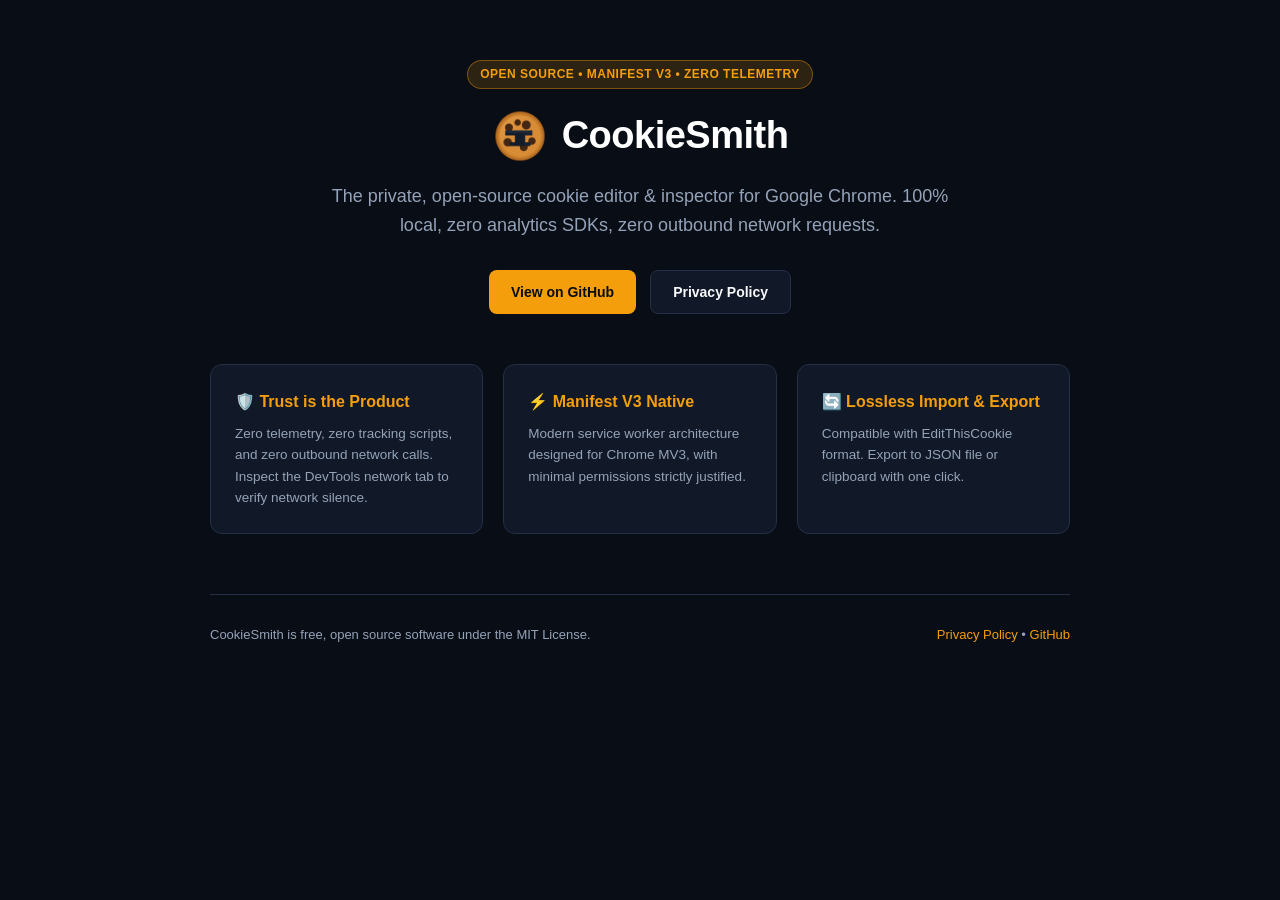
<file: index.html>
<!DOCTYPE html>
<html lang="en">
<head>
  <meta charset="UTF-8">
  <meta name="viewport" content="width=device-width, initial-scale=1.0">
  <title>CookieSmith - 100% Local Manifest V3 Cookie Editor</title>
  <link rel="icon" type="image/png" href="icons/icon-48.png">
  <style>
    :root {
      --bg: #090d16;
      --surface: #111827;
      --card: #141d2e;
      --border: #243046;
      --primary: #f59e0b;
      --primary-hover: #d97706;
      --text: #f8fafc;
      --muted: #94a3b8;
    }
    * { box-sizing: border-box; margin: 0; padding: 0; }
    body {
      font-family: -apple-system, BlinkMacSystemFont, "Segoe UI", Roboto, sans-serif;
      background: var(--bg);
      color: var(--text);
      line-height: 1.6;
      padding: 0 20px;
    }
    .hero {
      max-width: 860px;
      margin: 60px auto 40px;
      text-align: center;
    }
    .badge {
      display: inline-block;
      background: rgba(245, 158, 11, 0.15);
      color: var(--primary);
      border: 1px solid rgba(245, 158, 11, 0.4);
      padding: 4px 12px;
      border-radius: 20px;
      font-size: 12px;
      font-weight: 600;
      text-transform: uppercase;
      letter-spacing: 0.5px;
      margin-bottom: 16px;
    }
    .logo-row {
      display: flex;
      align-items: center;
      justify-content: center;
      gap: 14px;
      margin-bottom: 16px;
    }
    .logo-row img {
      width: 56px;
      height: 56px;
    }
    h1 {
      font-size: 38px;
      font-weight: 800;
      letter-spacing: -0.5px;
      color: #fff;
    }
    .subtitle {
      font-size: 18px;
      color: var(--muted);
      max-width: 620px;
      margin: 16px auto 30px;
    }
    .cta-row {
      display: flex;
      justify-content: center;
      gap: 14px;
      margin-bottom: 50px;
    }
    .btn {
      display: inline-flex;
      align-items: center;
      gap: 8px;
      padding: 10px 22px;
      border-radius: 8px;
      font-size: 14px;
      font-weight: 600;
      text-decoration: none;
      transition: all 0.15s ease;
    }
    .btn-primary {
      background: var(--primary);
      color: #090d16;
    }
    .btn-primary:hover {
      background: var(--primary-hover);
    }
    .btn-secondary {
      background: var(--surface);
      border: 1px solid var(--border);
      color: var(--text);
    }
    .btn-secondary:hover {
      background: #1f2937;
    }
    .grid {
      max-width: 860px;
      margin: 0 auto 60px;
      display: grid;
      grid-template-columns: repeat(auto-fit, minmax(250px, 1fr));
      gap: 20px;
    }
    .card {
      background: var(--surface);
      border: 1px solid var(--border);
      border-radius: 12px;
      padding: 24px;
    }
    .card h3 {
      font-size: 16px;
      color: var(--primary);
      margin-bottom: 8px;
    }
    .card p {
      font-size: 13.5px;
      color: var(--muted);
    }
    .footer {
      max-width: 860px;
      margin: 0 auto;
      border-top: 1px solid var(--border);
      padding: 30px 0;
      display: flex;
      justify-content: space-between;
      font-size: 13px;
      color: var(--muted);
    }
    .footer a {
      color: var(--primary);
      text-decoration: none;
    }
  </style>
</head>
<body>
  <div class="hero">
    <div class="badge">Open Source • Manifest V3 • Zero Telemetry</div>
    <div class="logo-row">
      <img src="icons/icon-128.png" alt="CookieSmith">
      <h1>CookieSmith</h1>
    </div>
    <p class="subtitle">The private, open-source cookie editor & inspector for Google Chrome. 100% local, zero analytics SDKs, zero outbound network requests.</p>
    <div class="cta-row">
      <a href="https://github.com/CKosick/cookiesmith" class="btn btn-primary">View on GitHub</a>
      <a href="privacy.html" class="btn btn-secondary">Privacy Policy</a>
    </div>
  </div>

  <div class="grid">
    <div class="card">
      <h3>🛡️ Trust is the Product</h3>
      <p>Zero telemetry, zero tracking scripts, and zero outbound network calls. Inspect the DevTools network tab to verify network silence.</p>
    </div>
    <div class="card">
      <h3>⚡ Manifest V3 Native</h3>
      <p>Modern service worker architecture designed for Chrome MV3, with minimal permissions strictly justified.</p>
    </div>
    <div class="card">
      <h3>🔄 Lossless Import & Export</h3>
      <p>Compatible with EditThisCookie format. Export to JSON file or clipboard with one click.</p>
    </div>
  </div>

  <div class="footer">
    <div>CookieSmith is free, open source software under the MIT License.</div>
    <div>
      <a href="privacy.html">Privacy Policy</a> • 
      <a href="https://github.com/CKosick/cookiesmith">GitHub</a>
    </div>
  </div>
</body>
</html>
</file>
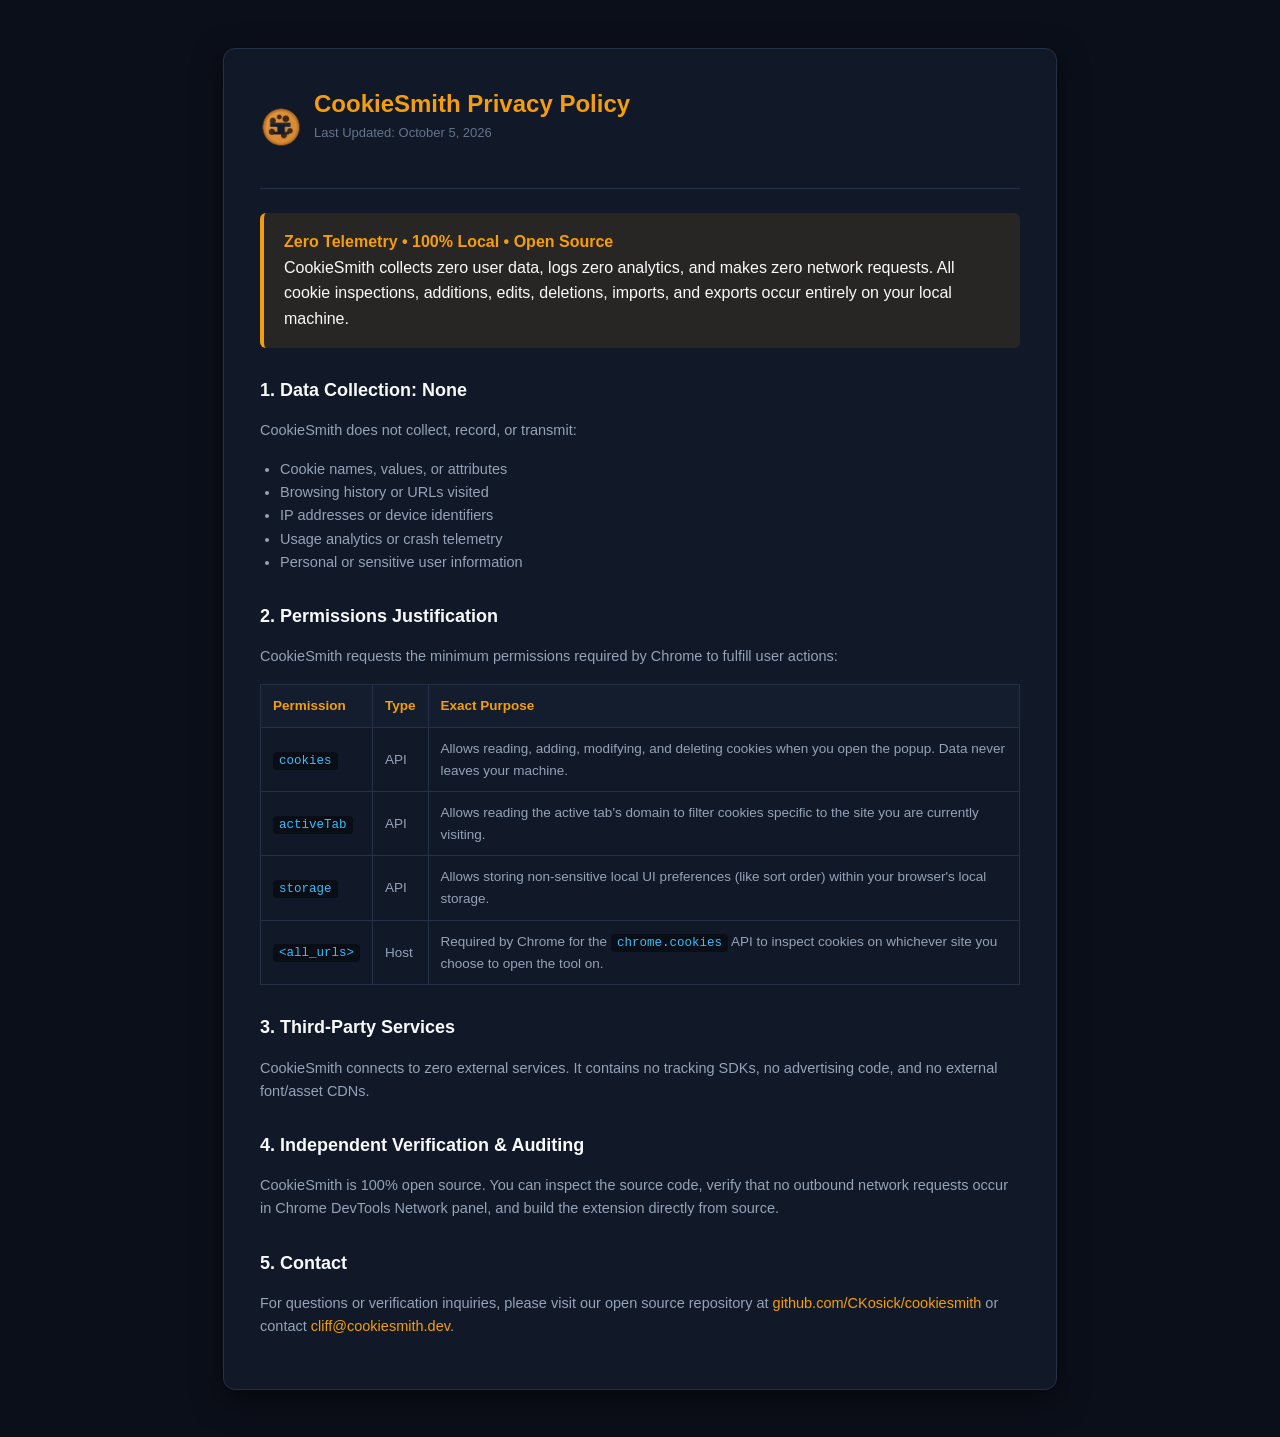
<file: privacy.html>
<!DOCTYPE html>
<html lang="en">
<head>
  <meta charset="UTF-8">
  <meta name="viewport" content="width=device-width, initial-scale=1.0">
  <title>Privacy Policy - CookieSmith</title>
  <style>
    body {
      font-family: -apple-system, BlinkMacSystemFont, "Segoe UI", Roboto, sans-serif;
      background: #0b0f19;
      color: #f8fafc;
      line-height: 1.6;
      padding: 40px 20px;
    }
    .container {
      max-width: 760px;
      margin: 0 auto;
      background: #111827;
      border: 1px solid #243046;
      border-radius: 12px;
      padding: 36px;
      box-shadow: 0 10px 30px rgba(0,0,0,0.5);
    }
    .brand-row {
      display: flex;
      align-items: center;
      gap: 12px;
      margin-bottom: 24px;
      border-bottom: 1px solid #243046;
      padding-bottom: 20px;
    }
    .brand-row img {
      width: 42px;
      height: 42px;
    }
    h1 {
      color: #f59e0b;
      margin: 0;
      font-size: 24px;
    }
    .date {
      color: #64748b;
      font-size: 13px;
      margin-bottom: 24px;
    }
    .highlight-box {
      background: rgba(245, 158, 11, 0.1);
      border-left: 4px solid #f59e0b;
      padding: 16px 20px;
      border-radius: 6px;
      margin-bottom: 28px;
    }
    .highlight-box strong {
      color: #f59e0b;
    }
    h2 {
      color: #f8fafc;
      font-size: 18px;
      margin-top: 28px;
      margin-bottom: 12px;
    }
    p, li {
      color: #94a3b8;
      font-size: 14.5px;
    }
    ul {
      padding-left: 20px;
      margin-bottom: 16px;
    }
    table {
      width: 100%;
      border-collapse: collapse;
      margin: 16px 0;
    }
    th, td {
      border: 1px solid #243046;
      padding: 10px 12px;
      text-align: left;
      font-size: 13.5px;
    }
    th {
      background: #141d2e;
      color: #f59e0b;
    }
    td {
      color: #94a3b8;
    }
    code {
      background: #090d16;
      color: #38bdf8;
      padding: 2px 6px;
      border-radius: 4px;
      font-family: ui-monospace, Menlo, Consolas, monospace;
      font-size: 12.5px;
    }
    a {
      color: #f59e0b;
      text-decoration: none;
    }
    a:hover {
      text-decoration: underline;
    }
  </style>
</head>
<body>
  <div class="container">
    <div class="brand-row">
      <img src="icons/icon-48.png" alt="CookieSmith">
      <div>
        <h1>CookieSmith Privacy Policy</h1>
        <div class="date">Last Updated: October 5, 2026</div>
      </div>
    </div>

    <div class="highlight-box">
      <strong>Zero Telemetry • 100% Local • Open Source</strong><br>
      CookieSmith collects zero user data, logs zero analytics, and makes zero network requests. All cookie inspections, additions, edits, deletions, imports, and exports occur entirely on your local machine.
    </div>

    <h2>1. Data Collection: None</h2>
    <p>CookieSmith does not collect, record, or transmit:</p>
    <ul>
      <li>Cookie names, values, or attributes</li>
      <li>Browsing history or URLs visited</li>
      <li>IP addresses or device identifiers</li>
      <li>Usage analytics or crash telemetry</li>
      <li>Personal or sensitive user information</li>
    </ul>

    <h2>2. Permissions Justification</h2>
    <p>CookieSmith requests the minimum permissions required by Chrome to fulfill user actions:</p>
    <table>
      <thead>
        <tr>
          <th>Permission</th>
          <th>Type</th>
          <th>Exact Purpose</th>
        </tr>
      </thead>
      <tbody>
        <tr>
          <td><code>cookies</code></td>
          <td>API</td>
          <td>Allows reading, adding, modifying, and deleting cookies when you open the popup. Data never leaves your machine.</td>
        </tr>
        <tr>
          <td><code>activeTab</code></td>
          <td>API</td>
          <td>Allows reading the active tab's domain to filter cookies specific to the site you are currently visiting.</td>
        </tr>
        <tr>
          <td><code>storage</code></td>
          <td>API</td>
          <td>Allows storing non-sensitive local UI preferences (like sort order) within your browser's local storage.</td>
        </tr>
        <tr>
          <td><code>&lt;all_urls&gt;</code></td>
          <td>Host</td>
          <td>Required by Chrome for the <code>chrome.cookies</code> API to inspect cookies on whichever site you choose to open the tool on.</td>
        </tr>
      </tbody>
    </table>

    <h2>3. Third-Party Services</h2>
    <p>CookieSmith connects to zero external services. It contains no tracking SDKs, no advertising code, and no external font/asset CDNs.</p>

    <h2>4. Independent Verification & Auditing</h2>
    <p>CookieSmith is 100% open source. You can inspect the source code, verify that no outbound network requests occur in Chrome DevTools Network panel, and build the extension directly from source.</p>

    <h2>5. Contact</h2>
    <p>For questions or verification inquiries, please visit our open source repository at <a href="https://github.com/CKosick/cookiesmith" target="_blank">github.com/CKosick/cookiesmith</a> or contact <a href="mailto:cliff@cookiesmith.dev">cliff@cookiesmith.dev</a>.</p>
  </div>
</body>
</html>
</file>
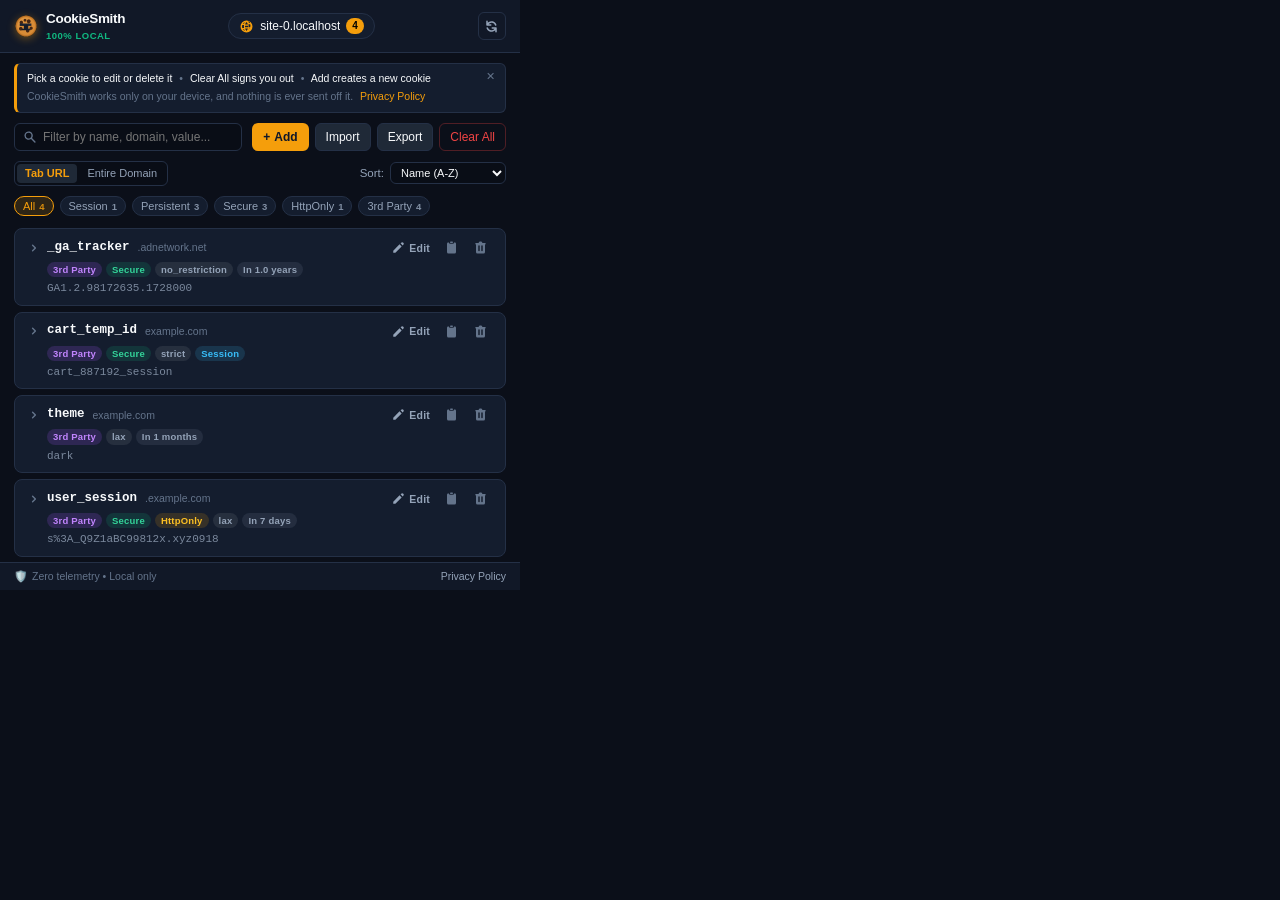
<file: popup/popup.html>
<!DOCTYPE html>
<html lang="en">
<head>
  <meta charset="UTF-8">
  <meta name="viewport" content="width=device-width, initial-scale=1.0">
  <title>CookieSmith</title>
  <link rel="stylesheet" href="popup.css">
</head>
<body class="theme-dark">
  <div id="app" class="app-container">
    <!-- Top Header -->
    <header class="header">
      <div class="brand">
        <img src="../icons/icon-48.png" alt="CookieSmith" class="brand-icon">
        <div class="brand-text">
          <span class="brand-name">CookieSmith</span>
          <span class="brand-tag">100% Local</span>
        </div>
      </div>
      <div class="header-site-pill" id="sitePill" title="Active Tab Domain">
        <svg class="icon site-icon" viewBox="0 0 20 20" fill="currentColor">
          <path fill-rule="evenodd" d="M10 2a8 8 0 100 16 8 8 0 000-16zM4.07 10a5.96 5.96 0 00.32 1.9h2.3a13.3 13.3 0 010-3.8H4.39A5.96 5.96 0 004.07 10zm1.08 3.7a5.98 5.98 0 003.05 2.13 11.4 11.4 0 01-1.63-2.13H5.15zm0-7.4h1.35c.44-.8 1-1.52 1.63-2.13A5.98 5.98 0 005.15 6.3zM10 4.07c.83.82 1.48 1.94 1.87 3.23H8.13c.39-1.29 1.04-2.41 1.87-3.23zm-2.03 5.03a11.5 11.5 0 010 1.8h4.06a11.5 11.5 0 010-1.8H7.97zm2.03 6.83c-.83-.82-1.48-1.94-1.87-3.23h3.74c-.39 1.29-1.04 2.41-1.87 3.23zm3.5-3.13h1.35a5.98 5.98 0 00-3.05 2.13c.63-.61 1.2-1.33 1.63-2.13zm1.43-1.9h-2.3a13.3 13.3 0 000-3.8h2.3a5.96 5.96 0 010 3.8zm-1.43-5.7c-.43-.8-1-1.52-1.63-2.13a5.98 5.98 0 013.05 2.13h-1.42z" clip-rule="evenodd" />
        </svg>
        <span id="activeDomain" class="site-domain">Loading...</span>
        <span id="badgeCount" class="cookie-counter">0</span>
      </div>
      <div class="header-actions">
        <button id="btnRefresh" class="icon-btn" title="Refresh Cookies" aria-label="Refresh">
          <svg class="icon" viewBox="0 0 20 20" fill="currentColor">
            <path fill-rule="evenodd" d="M4 2a1 1 0 011 1v2.101a7.002 7.002 0 0111.601 2.566 1 1 0 11-1.885.666A5.002 5.002 0 005.999 7H9a1 1 0 010 2H4a1 1 0 01-1-1V3a1 1 0 011-1zm.008 9.057a1 1 0 011.276.61A5.002 5.002 0 0014.001 13H11a1 1 0 110-2h5a1 1 0 011 1v5a1 1 0 11-2 0v-2.101a7.002 7.002 0 01-11.601-2.566 1 1 0 01.61-1.276z" clip-rule="evenodd" />
          </svg>
        </button>
      </div>
    </header>

    <!-- Restricted / Error State Notice -->
    <div id="restrictedNotice" class="restricted-notice hidden">
      <div class="restricted-icon">⚠️</div>
      <div class="restricted-content">
        <div class="restricted-title">Browser Protected Page</div>
        <div id="restrictedReason" class="restricted-desc">Cookies cannot be inspected on internal browser URLs.</div>
      </div>
    </div>

    <!-- Main Toolbar -->
    <div id="mainContent" class="main-body">
      <!-- First-Open Guide Strip (hidden permanently after a core action or manual dismiss) -->
      <div id="guideStrip" class="guide-strip hidden">
        <div class="guide-entries">
          <span class="guide-entry">Pick a cookie to edit or delete it</span>
          <span class="guide-sep" aria-hidden="true">•</span>
          <span class="guide-entry">Clear All signs you out</span>
          <span class="guide-sep" aria-hidden="true">•</span>
          <span class="guide-entry">Add creates a new cookie</span>
        </div>
        <div class="guide-trust">
          <span>CookieSmith works only on your device, and nothing is ever sent off it.</span>
          <a href="../privacy.html" target="_blank" class="guide-privacy-link">Privacy Policy</a>
        </div>
        <button id="btnDismissGuide" class="guide-dismiss" title="Dismiss guide" aria-label="Dismiss guide">✕</button>
      </div>

      <div class="toolbar">
        <div class="search-box">
          <svg class="icon search-icon" viewBox="0 0 20 20" fill="currentColor">
            <path fill-rule="evenodd" d="M8 4a4 4 0 100 8 4 4 0 000-8zM2 8a6 6 0 1110.89 3.476l4.817 4.817a1 1 0 01-1.414 1.414l-4.816-4.816A6 6 0 012 8z" clip-rule="evenodd" />
          </svg>
          <input type="text" id="searchInput" placeholder="Filter by name, domain, value..." autocomplete="off" spellcheck="false">
          <button id="btnClearSearch" class="btn-clear-search hidden" title="Clear search">✕</button>
        </div>
        <div class="action-buttons">
          <button id="btnOpenAddModal" class="btn btn-primary" title="Add new cookie">
            <span class="btn-icon">+</span>
            <span>Add</span>
          </button>
          <button id="btnOpenImportModal" class="btn btn-secondary" title="Import cookies from JSON">Import</button>
          <button id="btnOpenExportModal" class="btn btn-secondary" title="Export cookies as JSON">Export</button>
          <button id="btnOpenDeleteAllModal" class="btn btn-danger-ghost" title="Clear all cookies for this site">Clear All</button>
        </div>
      </div>

      <!-- Scope Toggle & Quick Stats -->
      <div class="scope-row">
        <div class="scope-toggle">
          <label class="toggle-option">
            <input type="radio" name="scope" id="scopeUrl" value="url" checked>
            <span>Tab URL</span>
          </label>
          <label class="toggle-option">
            <input type="radio" name="scope" id="scopeDomain" value="domain">
            <span>Entire Domain</span>
          </label>
        </div>
        <div class="sort-selector">
          <label for="sortSelect">Sort:</label>
          <select id="sortSelect" class="select-sm">
            <option value="name-asc">Name (A-Z)</option>
            <option value="name-desc">Name (Z-A)</option>
            <option value="expiry-asc">Expiry (Soonest)</option>
            <option value="expiry-desc">Expiry (Furthest)</option>
            <option value="size-desc">Size (Largest)</option>
          </select>
        </div>
      </div>

      <!-- Filter Chips -->
      <div class="filters-row">
        <button class="chip active" data-filter="all">All <span id="chipCountAll" class="chip-badge">0</span></button>
        <button class="chip" data-filter="session">Session <span id="chipCountSession" class="chip-badge">0</span></button>
        <button class="chip" data-filter="persistent">Persistent <span id="chipCountPersistent" class="chip-badge">0</span></button>
        <button class="chip" data-filter="secure">Secure <span id="chipCountSecure" class="chip-badge">0</span></button>
        <button class="chip" data-filter="httponly">HttpOnly <span id="chipCountHttpOnly" class="chip-badge">0</span></button>
        <button class="chip chip-purple" data-filter="thirdparty">3rd Party <span id="chipCountThirdParty" class="chip-badge">0</span></button>
      </div>

      <!-- Cookie List Container -->
      <div class="cookie-list-wrapper">
        <div id="cookieList" class="cookie-list">
          <!-- Dynamically populated cookie items -->
        </div>

        <!-- Empty Results Message -->
        <div id="emptyState" class="empty-state hidden">
          <div class="empty-icon">🍪</div>
          <div id="emptyTitle" class="empty-title">No cookies found</div>
          <div id="emptyDesc" class="empty-desc">This site has not set any cookies for the selected scope.</div>
          <button id="btnEmptyAdd" class="btn btn-primary btn-sm">+ Add New Cookie</button>
          <button id="btnEmptyScope" class="btn btn-secondary btn-sm hidden">Show domain cookies</button>
        </div>
      </div>
    </div>

    <!-- Modals -->

    <!-- 1. Add / Edit Cookie Modal -->
    <div id="cookieFormModal" class="modal-backdrop hidden">
      <div class="modal-dialog">
        <div class="modal-header">
          <h3 id="formModalTitle" class="modal-title">Add New Cookie</h3>
          <button class="modal-close" data-close-modal="cookieFormModal">✕</button>
        </div>
        <form id="cookieForm" class="modal-body form-grid">
          <div class="form-group col-span-2">
            <label for="formName">Name <span class="required">*</span></label>
            <input type="text" id="formName" class="form-input mono" placeholder="cookie_name" required spellcheck="false">
          </div>

          <div class="form-group col-span-2">
            <label for="formValue">Value</label>
            <textarea id="formValue" class="form-textarea mono" rows="3" placeholder="Cookie value" spellcheck="false"></textarea>
            <div class="input-helper">
              <span id="formValueStats">0 chars (0 bytes)</span>
            </div>
          </div>

          <div class="form-group">
            <label for="formDomain">Domain</label>
            <input type="text" id="formDomain" class="form-input" placeholder=".example.com" spellcheck="false">
          </div>

          <div class="form-group">
            <label for="formPath">Path</label>
            <input type="text" id="formPath" class="form-input" value="/" placeholder="/" spellcheck="false">
          </div>

          <div class="form-group">
            <label for="formSameSite">SameSite</label>
            <select id="formSameSite" class="form-select">
              <option value="lax">Lax (Default)</option>
              <option value="strict">Strict</option>
              <option value="no_restriction">None (no_restriction)</option>
              <option value="unspecified">Unspecified</option>
            </select>
            <div class="field-hint">Controls whether the cookie is sent to other sites that embed this one.</div>
          </div>

          <div class="form-group">
            <label for="formSessionToggle">Expiration</label>
            <div class="toggle-control">
              <label class="checkbox-label">
                <input type="checkbox" id="formSessionToggle" checked>
                <span>Session Cookie</span>
              </label>
            </div>
          </div>

          <div id="formExpiryWrapper" class="form-group col-span-2 hidden">
            <label for="formExpiryDate">Expiry Date & Time</label>
            <input type="datetime-local" id="formExpiryDate" class="form-input">
          </div>

          <div class="form-group col-span-2 flags-group">
            <div class="flag-field">
              <label class="checkbox-label">
                <input type="checkbox" id="formSecure">
                <span>Secure (HTTPS only)</span>
              </label>
              <div class="field-hint">Only sent over secure HTTPS connections.</div>
            </div>
            <div class="flag-field">
              <label class="checkbox-label">
                <input type="checkbox" id="formHttpOnly">
                <span>HttpOnly (Inaccessible to JS)</span>
              </label>
              <div class="field-hint">JavaScript on the page cannot read this cookie.</div>
            </div>
            <label class="checkbox-label" title="Host-only cookies do not include a domain attribute">
              <input type="checkbox" id="formHostOnly">
              <span>HostOnly</span>
            </label>
          </div>

          <div class="modal-footer col-span-2">
            <button type="button" class="btn btn-secondary" data-close-modal="cookieFormModal">Cancel</button>
            <button type="submit" id="btnSaveCookie" class="btn btn-primary">Save Cookie</button>
          </div>
        </form>
      </div>
    </div>

    <!-- 2. Import Modal -->
    <div id="importModal" class="modal-backdrop hidden">
      <div class="modal-dialog">
        <div class="modal-header">
          <h3 class="modal-title">Import Cookies</h3>
          <button class="modal-close" data-close-modal="importModal">✕</button>
        </div>
        <div class="modal-body">
          <p class="modal-hint">Paste JSON array of cookies or select a JSON file exported from CookieSmith / EditThisCookie.</p>
          <div class="file-upload-row">
            <label class="btn btn-secondary file-upload-btn">
              <span>Choose JSON File</span>
              <input type="file" id="importFileInput" accept=".json,application/json" class="hidden-file-input">
            </label>
            <span id="importFileStatus" class="file-status">No file chosen</span>
          </div>
          <div class="form-group">
            <textarea id="importJsonTextarea" class="form-textarea mono" rows="8" placeholder='[{"name":"token","value":"xyz","domain":".example.com","path":"/","secure":true}]' spellcheck="false"></textarea>
          </div>
          <div id="importSummary" class="import-summary hidden">
            <span id="importSummaryText">Ready to import</span>
          </div>
        </div>
        <div class="modal-footer">
          <button class="btn btn-secondary" data-close-modal="importModal">Cancel</button>
          <button id="btnConfirmImport" class="btn btn-primary">Import Cookies</button>
        </div>
      </div>
    </div>

    <!-- 3. Export Modal -->
    <div id="exportModal" class="modal-backdrop hidden">
      <div class="modal-dialog">
        <div class="modal-header">
          <h3 class="modal-title">Export Cookies</h3>
          <button class="modal-close" data-close-modal="exportModal">✕</button>
        </div>
        <div class="modal-body">
          <div class="export-stats-row">
            <span id="exportCountBadge" class="badge">0 Cookies</span>
            <span class="export-hint">Standard JSON format compatible with EditThisCookie & CookieSmith</span>
          </div>
          <div class="form-group">
            <textarea id="exportJsonTextarea" class="form-textarea mono" rows="9" readonly spellcheck="false"></textarea>
          </div>
        </div>
        <div class="modal-footer">
          <button id="btnCopyExport" class="btn btn-secondary">
            <span class="btn-icon">📋</span>
            <span>Copy JSON</span>
          </button>
          <button id="btnDownloadExport" class="btn btn-primary">
            <span class="btn-icon">⬇</span>
            <span>Download .json</span>
          </button>
        </div>
      </div>
    </div>

    <!-- 4. Delete All Confirmation Modal -->
    <div id="deleteAllModal" class="modal-backdrop hidden">
      <div class="modal-dialog modal-sm">
        <div class="modal-header danger-header">
          <h3 class="modal-title">Clear Site Cookies?</h3>
          <button class="modal-close" data-close-modal="deleteAllModal">✕</button>
        </div>
        <div class="modal-body">
          <p class="modal-warning-text">
            Are you sure you want to delete all <strong id="deleteAllCount">0</strong> cookies for <strong id="deleteAllDomain">this site</strong>?
          </p>
          <p class="modal-warning-sub">This action will immediately log you out or reset site preferences.</p>
        </div>
        <div class="modal-footer">
          <button class="btn btn-secondary" data-close-modal="deleteAllModal">Cancel</button>
          <button id="btnConfirmDeleteAll" class="btn btn-danger">Yes, Delete All</button>
        </div>
      </div>
    </div>

    <!-- Floating Toast Notification. The live region lives on the
         announcer below, not here: this toast is display:none between
         messages, and some screen readers never announce a live region
         that was just un-hidden. -->
    <div id="toast" class="toast hidden">
      <span id="toastIcon" class="toast-icon">✓</span>
      <span id="toastMessage" class="toast-message">Action succeeded</span>
      <button id="toastActionBtn" class="toast-action-btn hidden">Undo delete</button>
    </div>

    <!-- Screen-reader announcer: visually hidden but always rendered,
         so its announcements are reliable. popup.js mirrors every toast
         message into it. -->
    <div id="toastAnnouncer" class="sr-only" role="status" aria-live="polite"></div>

    <!-- Footer Trust Pill -->
    <footer class="footer">
      <div class="footer-left">
        <span class="trust-shield">🛡️</span>
        <span>Zero telemetry • Local only</span>
      </div>
      <div class="footer-right">
        <a href="../privacy.html" target="_blank" class="footer-link">Privacy Policy</a>
      </div>
    </footer>
  </div>

  <script type="module" src="popup.js"></script>
</body>
</html>
</file>
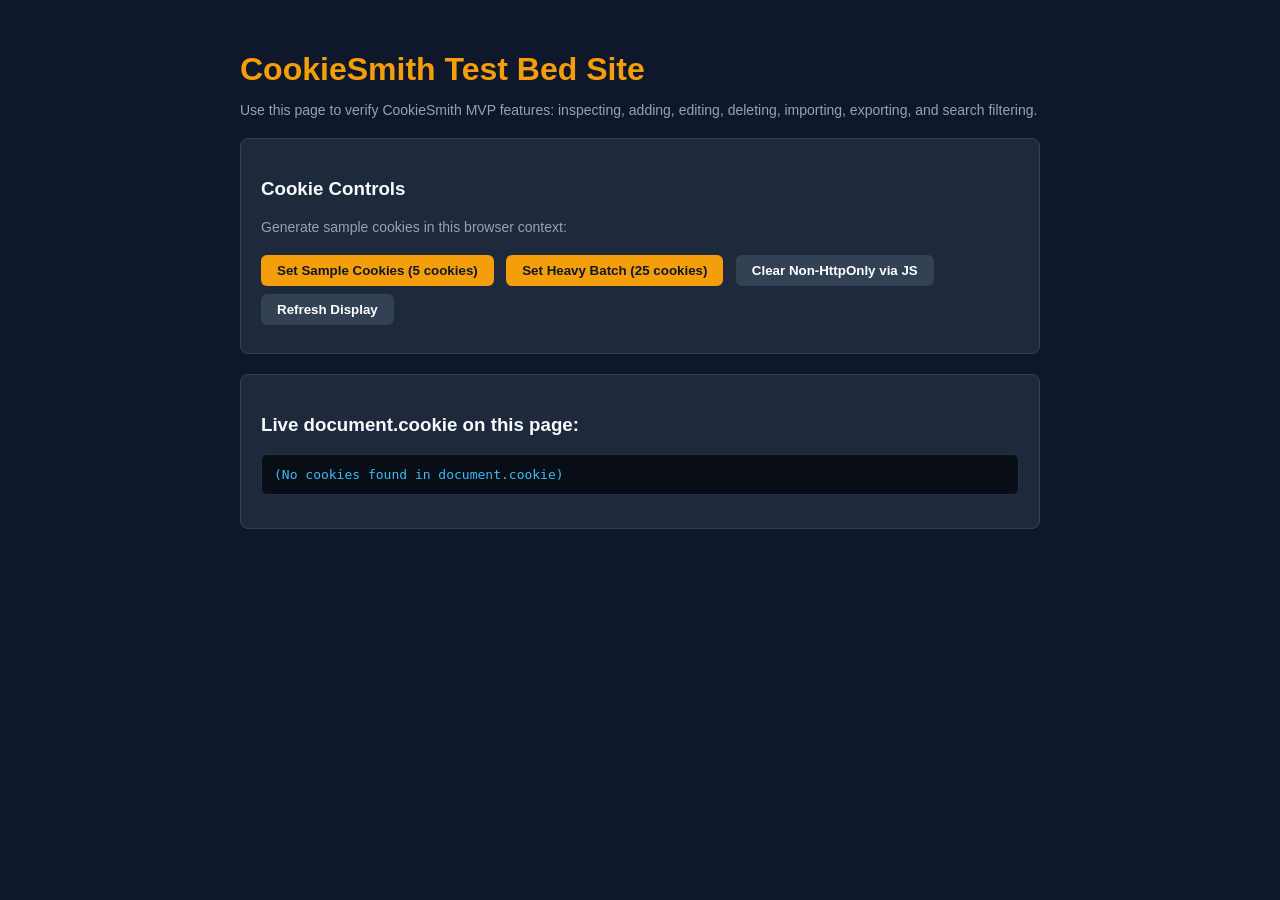
<file: test/test-page.html>
<!DOCTYPE html>
<html lang="en">
<head>
  <meta charset="UTF-8">
  <meta name="viewport" content="width=device-width, initial-scale=1.0">
  <title>CookieSmith Test Bed</title>
  <style>
    body {
      font-family: -apple-system, BlinkMacSystemFont, "Segoe UI", Roboto, sans-serif;
      background: #0f172a;
      color: #f8fafc;
      padding: 30px;
      max-width: 800px;
      margin: 0 auto;
    }
    h1 { color: #f59e0b; margin-bottom: 8px; }
    p { color: #94a3b8; font-size: 14px; margin-bottom: 20px; }
    .card {
      background: #1e293b;
      border: 1px solid #334155;
      border-radius: 8px;
      padding: 20px;
      margin-bottom: 20px;
    }
    button {
      background: #f59e0b;
      color: #0f172a;
      border: none;
      font-weight: 600;
      padding: 8px 16px;
      border-radius: 6px;
      cursor: pointer;
      margin-right: 8px;
      margin-bottom: 8px;
    }
    button:hover { background: #d97706; }
    .btn-secondary {
      background: #334155;
      color: #fff;
    }
    .btn-secondary:hover { background: #475569; }
    pre {
      background: #090d16;
      border: 1px solid #243046;
      border-radius: 6px;
      padding: 12px;
      color: #38bdf8;
      overflow-x: auto;
      font-size: 13px;
    }
    .badge {
      display: inline-block;
      padding: 2px 8px;
      border-radius: 12px;
      font-size: 12px;
      background: rgba(245, 158, 11, 0.2);
      color: #f59e0b;
    }
  </style>
</head>
<body>
  <h1>CookieSmith Test Bed Site</h1>
  <p>Use this page to verify CookieSmith MVP features: inspecting, adding, editing, deleting, importing, exporting, and search filtering.</p>

  <div class="card">
    <h3>Cookie Controls</h3>
    <p>Generate sample cookies in this browser context:</p>
    <button id="btnSetSamples">Set Sample Cookies (5 cookies)</button>
    <button id="btnSetHeavy">Set Heavy Batch (25 cookies)</button>
    <button id="btnClearJs" class="btn-secondary">Clear Non-HttpOnly via JS</button>
    <button id="btnRefreshDisplay" class="btn-secondary">Refresh Display</button>
  </div>

  <div class="card">
    <h3>Live document.cookie on this page:</h3>
    <pre id="cookieDisplay">Loading...</pre>
  </div>

  <script>
    function refreshDisplay() {
      const display = document.getElementById('cookieDisplay');
      display.textContent = document.cookie || '(No cookies found in document.cookie)';
    }

    document.getElementById('btnSetSamples').addEventListener('click', () => {
      document.cookie = "user_session=abc123456xyz; path=/; max-age=86400; SameSite=Lax";
      document.cookie = "theme_preference=dark; path=/; max-age=604800";
      document.cookie = "analytics_opt_out=true; path=/; max-age=31536000";
      document.cookie = "temp_cart_id=cart_987654; path=/"; // Session cookie
      document.cookie = "experiment_variant=v2_treatment; path=/; max-age=172800";
      refreshDisplay();
    });

    document.getElementById('btnSetHeavy').addEventListener('click', () => {
      for (let i = 1; i <= 25; i++) {
        document.cookie = `heavy_cookie_${i}=token_val_${i * 1000}_test; path=/; max-age=${i * 3600}; SameSite=Lax`;
      }
      refreshDisplay();
    });

    document.getElementById('btnClearJs').addEventListener('click', () => {
      const cookies = document.cookie.split(";");
      for (let i = 0; i < cookies.length; i++) {
        const cookie = cookies[i];
        const eqPos = cookie.indexOf("=");
        const name = eqPos > -1 ? cookie.substr(0, eqPos).trim() : cookie.trim();
        document.cookie = name + "=;expires=Thu, 01 Jan 1970 00:00:00 GMT;path=/";
      }
      refreshDisplay();
    });

    document.getElementById('btnRefreshDisplay').addEventListener('click', refreshDisplay);

    // Initial display
    refreshDisplay();
  </script>
</body>
</html>
</file>
<file: popup/popup.css>
/* CookieSmith - Modern Blacksmith / Forge Theme */
:root {
  --bg-app: #0b0f19;
  --bg-surface: #111827;
  --bg-surface-hover: #1f2937;
  --bg-card: #141d2e;
  --bg-card-hover: #1b263b;
  --bg-card-active: #223049;
  --bg-input: #090d16;

  --border-subtle: #243046;
  --border-focus: #f59e0b;
  --border-danger: #ef4444;

  --primary: #f59e0b;
  --primary-hover: #d97706;
  --primary-glow: rgba(245, 158, 11, 0.2);

  --text-main: #f8fafc;
  --text-muted: #94a3b8;
  --text-dim: #64748b;

  --badge-secure-bg: rgba(16, 185, 129, 0.15);
  --badge-secure-text: #34d399;
  --badge-http-bg: rgba(245, 158, 11, 0.15);
  --badge-http-text: #fbbf24;
  --badge-party-bg: rgba(168, 85, 247, 0.18);
  --badge-party-text: #c084fc;
  --badge-session-bg: rgba(56, 189, 248, 0.15);
  --badge-session-text: #38bdf8;

  --danger: #ef4444;
  --danger-hover: #dc2626;
  --danger-bg: rgba(239, 68, 68, 0.15);

  --radius-sm: 6px;
  --radius-md: 8px;
  --radius-lg: 12px;

  --font-sans: -apple-system, BlinkMacSystemFont, "Segoe UI", Roboto, Helvetica, Arial, sans-serif;
  --font-mono: ui-monospace, SFMono-Regular, Menlo, Monaco, Consolas, "Liberation Mono", "Courier New", monospace;

  --shadow-sm: 0 1px 2px rgba(0, 0, 0, 0.4);
  --shadow-md: 0 4px 12px rgba(0, 0, 0, 0.5);
  --shadow-lg: 0 12px 28px rgba(0, 0, 0, 0.65);
}

* {
  box-sizing: border-box;
  margin: 0;
  padding: 0;
}

body {
  width: 520px;
  height: 590px;
  background-color: var(--bg-app);
  color: var(--text-main);
  font-family: var(--font-sans);
  font-size: 13px;
  line-height: 1.4;
  overflow: hidden;
  user-select: none;
}

.mono {
  font-family: var(--font-mono);
}

.hidden {
  display: none !important;
}

/* Screen-reader only: visually hidden, but always rendered (never
   display:none), so a live region using it stays in the accessibility
   tree and its announcements are reliable. */
.sr-only {
  position: absolute;
  width: 1px;
  height: 1px;
  padding: 0;
  margin: -1px;
  overflow: hidden;
  clip: rect(0, 0, 0, 0);
  clip-path: inset(50%);
  white-space: nowrap;
  border: 0;
}

/* App Container */
.app-container {
  display: flex;
  flex-direction: column;
  height: 100%;
}

/* Header */
.header {
  display: flex;
  align-items: center;
  justify-content: space-between;
  padding: 10px 14px;
  background-color: var(--bg-surface);
  border-bottom: 1px solid var(--border-subtle);
  gap: 10px;
}

.brand {
  display: flex;
  align-items: center;
  gap: 8px;
}

.brand-icon {
  width: 24px;
  height: 24px;
  filter: drop-shadow(0 2px 4px rgba(245, 158, 11, 0.4));
}

.brand-text {
  display: flex;
  flex-direction: column;
}

.brand-name {
  font-size: 13.5px;
  font-weight: 700;
  letter-spacing: -0.3px;
  color: var(--text-main);
}

.brand-tag {
  font-size: 9.5px;
  font-weight: 600;
  color: #10b981;
  text-transform: uppercase;
  letter-spacing: 0.5px;
}

.header-site-pill {
  display: flex;
  align-items: center;
  gap: 6px;
  background-color: var(--bg-card);
  padding: 4px 10px;
  border-radius: 20px;
  border: 1px solid var(--border-subtle);
  max-width: 230px;
  overflow: hidden;
}

.site-icon {
  width: 14px;
  height: 14px;
  color: var(--primary);
  flex-shrink: 0;
}

.site-domain {
  font-size: 12px;
  font-weight: 500;
  color: var(--text-main);
  white-space: nowrap;
  overflow: hidden;
  text-overflow: ellipsis;
}

.cookie-counter {
  background-color: var(--primary);
  color: #000;
  font-size: 10px;
  font-weight: 700;
  padding: 1px 6px;
  border-radius: 10px;
  flex-shrink: 0;
}

.header-actions {
  display: flex;
  align-items: center;
  gap: 6px;
}

.icon-btn {
  background: transparent;
  border: 1px solid var(--border-subtle);
  color: var(--text-muted);
  width: 28px;
  height: 28px;
  border-radius: var(--radius-sm);
  display: flex;
  align-items: center;
  justify-content: center;
  cursor: pointer;
  transition: all 0.15s ease;
}

.icon-btn:hover {
  background-color: var(--bg-surface-hover);
  color: var(--text-main);
  border-color: var(--border-focus);
}

.icon {
  width: 15px;
  height: 15px;
}

/* Restricted State Notice */
.restricted-notice {
  margin: 16px;
  padding: 14px;
  background: rgba(245, 158, 11, 0.1);
  border: 1px solid rgba(245, 158, 11, 0.3);
  border-radius: var(--radius-md);
  display: flex;
  gap: 12px;
  align-items: flex-start;
}

.restricted-icon {
  font-size: 22px;
}

.restricted-title {
  font-weight: 600;
  color: var(--primary);
  font-size: 13px;
  margin-bottom: 4px;
}

.restricted-desc {
  font-size: 12px;
  color: var(--text-muted);
  line-height: 1.4;
}

/* Main Body */
.main-body {
  flex: 1;
  display: flex;
  flex-direction: column;
  overflow: hidden;
}

/* First-Open Guide Strip */
.guide-strip {
  position: relative;
  margin: 10px 14px 0;
  padding: 7px 28px 7px 10px;
  background-color: var(--bg-card);
  border: 1px solid var(--border-subtle);
  border-left: 3px solid var(--primary);
  border-radius: var(--radius-sm);
  font-size: 11px;
  line-height: 1.45;
  color: var(--text-muted);
}

.guide-entries {
  font-weight: 500;
  color: var(--text-main);
  /* Height: on Windows/Segoe the entries fit one line at the 520px popup
     width, so the strip stays at about two lines (entries + trust line).
     Deliberately no nowrap: on a wider system font (Mac) the entries
     wrap to a third line instead of sliding under the dismiss button. */
  font-size: 10.5px;
}

.guide-sep {
  color: var(--text-dim);
  margin: 0 4px;
}

.guide-trust {
  margin-top: 3px;
  font-size: 10.5px;
  color: var(--text-dim);
}

.guide-privacy-link {
  color: var(--primary);
  text-decoration: none;
  margin-left: 4px;
  white-space: nowrap;
}

.guide-privacy-link:hover {
  text-decoration: underline;
}

.guide-dismiss {
  position: absolute;
  top: 4px;
  right: 6px;
  background: transparent;
  border: none;
  color: var(--text-dim);
  cursor: pointer;
  font-size: 11px;
  padding: 2px 4px;
  border-radius: 4px;
}

.guide-dismiss:hover {
  color: var(--text-main);
  background-color: var(--bg-surface-hover);
}

/* Toolbar */
.toolbar {
  display: flex;
  align-items: center;
  justify-content: space-between;
  padding: 10px 14px 6px;
  gap: 10px;
}

.search-box {
  flex: 1;
  position: relative;
  display: flex;
  align-items: center;
}

.search-icon {
  position: absolute;
  left: 9px;
  width: 14px;
  height: 14px;
  color: var(--text-dim);
  pointer-events: none;
}

.search-box input {
  width: 100%;
  padding: 6px 26px 6px 28px;
  background-color: var(--bg-input);
  border: 1px solid var(--border-subtle);
  border-radius: var(--radius-sm);
  color: var(--text-main);
  font-size: 12px;
  outline: none;
  transition: border-color 0.15s ease, box-shadow 0.15s ease;
}

.search-box input:focus {
  border-color: var(--border-focus);
  box-shadow: 0 0 0 2px var(--primary-glow);
}

.btn-clear-search {
  position: absolute;
  right: 6px;
  background: transparent;
  border: none;
  color: var(--text-dim);
  cursor: pointer;
  font-size: 11px;
  padding: 2px 4px;
}

.btn-clear-search:hover {
  color: var(--text-main);
}

.action-buttons {
  display: flex;
  align-items: center;
  gap: 6px;
}

/* Buttons */
.btn {
  display: inline-flex;
  align-items: center;
  justify-content: center;
  gap: 4px;
  padding: 6px 10px;
  font-size: 12px;
  font-weight: 500;
  border-radius: var(--radius-sm);
  border: 1px solid transparent;
  cursor: pointer;
  transition: all 0.15s ease;
  white-space: nowrap;
}

.btn-sm {
  padding: 4px 8px;
  font-size: 11px;
}

.btn-primary {
  background-color: var(--primary);
  color: #0f172a;
  font-weight: 600;
}

.btn-primary:hover {
  background-color: var(--primary-hover);
  box-shadow: 0 0 10px var(--primary-glow);
}

.btn-secondary {
  background-color: var(--bg-surface-hover);
  color: var(--text-main);
  border-color: var(--border-subtle);
}

.btn-secondary:hover {
  background-color: var(--bg-card-active);
  border-color: var(--text-dim);
}

.btn-danger {
  background-color: var(--danger);
  color: #fff;
  font-weight: 600;
}

.btn-danger:hover {
  background-color: var(--danger-hover);
}

.btn-danger-ghost {
  background: transparent;
  color: var(--danger);
  border-color: rgba(239, 68, 68, 0.3);
}

.btn-danger-ghost:hover {
  background-color: var(--danger-bg);
  border-color: var(--danger);
}

/* Scope & Sort Row */
.scope-row {
  display: flex;
  align-items: center;
  justify-content: space-between;
  padding: 4px 14px 6px;
  font-size: 11.5px;
  color: var(--text-muted);
}

.scope-toggle {
  display: flex;
  background-color: var(--bg-input);
  border: 1px solid var(--border-subtle);
  border-radius: var(--radius-sm);
  padding: 2px;
  gap: 2px;
}

.toggle-option {
  display: flex;
  align-items: center;
  cursor: pointer;
}

.toggle-option input {
  display: none;
}

.toggle-option span {
  padding: 2px 8px;
  border-radius: 4px;
  font-size: 11px;
  font-weight: 500;
  color: var(--text-muted);
  transition: all 0.15s ease;
}

.toggle-option input:checked + span {
  background-color: var(--bg-surface-hover);
  color: var(--primary);
  font-weight: 600;
}

.sort-selector {
  display: flex;
  align-items: center;
  gap: 6px;
}

.select-sm {
  background-color: var(--bg-input);
  color: var(--text-main);
  border: 1px solid var(--border-subtle);
  border-radius: var(--radius-sm);
  font-size: 11px;
  padding: 3px 6px;
  outline: none;
  cursor: pointer;
}

.select-sm:focus {
  border-color: var(--border-focus);
}

/* Filter Chips */
.filters-row {
  display: flex;
  align-items: center;
  gap: 6px;
  padding: 4px 14px 8px;
  overflow-x: auto;
}

.filters-row::-webkit-scrollbar {
  height: 0px;
}

.chip {
  background: var(--bg-card);
  color: var(--text-muted);
  border: 1px solid var(--border-subtle);
  padding: 3px 8px;
  border-radius: 14px;
  font-size: 11px;
  font-weight: 500;
  cursor: pointer;
  display: flex;
  align-items: center;
  gap: 4px;
  transition: all 0.15s ease;
  white-space: nowrap;
}

.chip:hover {
  background-color: var(--bg-surface-hover);
  color: var(--text-main);
}

.chip.active {
  background-color: rgba(245, 158, 11, 0.15);
  border-color: var(--primary);
  color: var(--primary);
}

.chip-purple.active {
  background-color: var(--badge-party-bg);
  border-color: var(--badge-party-text);
  color: var(--badge-party-text);
}

.chip-badge {
  font-size: 9.5px;
  font-weight: 700;
  opacity: 0.85;
}

/* Cookie List Wrapper */
.cookie-list-wrapper {
  flex: 1;
  overflow-y: auto;
  padding: 4px 14px 14px;
  display: flex;
  flex-direction: column;
}

.cookie-list-wrapper::-webkit-scrollbar {
  width: 6px;
}

.cookie-list-wrapper::-webkit-scrollbar-track {
  background: var(--bg-app);
}

.cookie-list-wrapper::-webkit-scrollbar-thumb {
  background: var(--border-subtle);
  border-radius: 3px;
}

.cookie-list-wrapper::-webkit-scrollbar-thumb:hover {
  background: var(--text-dim);
}

.cookie-list {
  display: flex;
  flex-direction: column;
  gap: 6px;
}

/* Cookie Card */
.cookie-card {
  background-color: var(--bg-card);
  border: 1px solid var(--border-subtle);
  border-radius: var(--radius-md);
  overflow: hidden;
  transition: border-color 0.15s ease, box-shadow 0.15s ease;
}

.cookie-card:hover {
  border-color: #3b4961;
}

.cookie-card.expanded {
  border-color: var(--primary);
  box-shadow: 0 4px 14px rgba(0, 0, 0, 0.35);
}

/* Card Header (Collapsed Summary) */
.card-header {
  padding: 8px 12px;
  cursor: pointer;
  display: flex;
  flex-direction: column;
  gap: 4px;
}

.card-top-row {
  display: flex;
  align-items: center;
  justify-content: space-between;
  gap: 8px;
}

.card-title-group {
  display: flex;
  align-items: center;
  gap: 6px;
  min-width: 0;
  flex: 1;
}

.card-chevron {
  width: 14px;
  height: 14px;
  color: var(--text-dim);
  transition: transform 0.2s ease;
  flex-shrink: 0;
}

.cookie-card.expanded .card-chevron {
  transform: rotate(90deg);
  color: var(--primary);
}

.cookie-name {
  font-weight: 600;
  font-size: 12.5px;
  color: var(--text-main);
  white-space: nowrap;
  overflow: hidden;
  text-overflow: ellipsis;
}

.cookie-domain-sub {
  font-size: 10.5px;
  color: var(--text-dim);
  margin-left: 2px;
  flex-shrink: 0;
}

.card-quick-actions {
  display: flex;
  align-items: center;
  gap: 4px;
  flex-shrink: 0;
}

.btn-mini {
  background: transparent;
  border: none;
  color: var(--text-dim);
  cursor: pointer;
  padding: 3px 5px;
  border-radius: 4px;
  display: flex;
  align-items: center;
  justify-content: center;
  transition: all 0.15s ease;
}

.btn-mini:hover {
  background-color: var(--bg-surface-hover);
  color: var(--text-main);
}

.btn-mini-danger:hover {
  background-color: var(--danger-bg);
  color: var(--danger);
}

.btn-edit {
  gap: 3px;
  color: var(--text-muted);
}

.btn-edit-label {
  font-size: 10.5px;
  font-weight: 600;
  letter-spacing: 0.2px;
}

/* Card Badges Row */
.card-badges-row {
  display: flex;
  align-items: center;
  gap: 4px;
  flex-wrap: wrap;
  padding-left: 20px;
}

.badge {
  display: inline-flex;
  align-items: center;
  gap: 3px;
  padding: 1px 6px;
  border-radius: 10px;
  font-size: 9.5px;
  font-weight: 600;
  letter-spacing: 0.2px;
}

.badge-secure {
  background: var(--badge-secure-bg);
  color: var(--badge-secure-text);
}

.badge-httponly {
  background: var(--badge-http-bg);
  color: var(--badge-http-text);
}

.badge-thirdparty {
  background: var(--badge-party-bg);
  color: var(--badge-party-text);
}

.badge-session {
  background: var(--badge-session-bg);
  color: var(--badge-session-text);
}

.badge-expiry {
  background: rgba(148, 163, 184, 0.12);
  color: var(--text-muted);
}

.badge-samesite {
  background: rgba(255, 255, 255, 0.08);
  color: var(--text-muted);
}

/* Card Value Preview */
.card-value-preview {
  font-size: 11px;
  color: var(--text-muted);
  white-space: nowrap;
  overflow: hidden;
  text-overflow: ellipsis;
  padding-left: 20px;
  opacity: 0.8;
}

/* Card Expanded Editor */
.card-editor {
  border-top: 1px solid var(--border-subtle);
  background-color: #0c1322;
  padding: 12px;
  display: flex;
  flex-direction: column;
  gap: 10px;
}

/* Form Styles */
.form-grid {
  display: grid;
  grid-template-columns: 1fr 1fr;
  gap: 10px;
}

.col-span-2 {
  grid-column: span 2;
}

.form-group {
  display: flex;
  flex-direction: column;
  gap: 4px;
}

.form-group label {
  font-size: 11px;
  font-weight: 500;
  color: var(--text-muted);
}

.form-group label .required {
  color: var(--primary);
}

.form-input,
.form-select,
.form-textarea {
  width: 100%;
  background-color: var(--bg-input);
  border: 1px solid var(--border-subtle);
  border-radius: var(--radius-sm);
  color: var(--text-main);
  font-size: 12px;
  padding: 6px 8px;
  outline: none;
  transition: border-color 0.15s ease;
}

.form-input:focus,
.form-select:focus,
.form-textarea:focus {
  border-color: var(--border-focus);
}

.form-textarea {
  resize: vertical;
  line-height: 1.4;
  min-height: 60px;
}

.input-helper {
  display: flex;
  justify-content: space-between;
  font-size: 10.5px;
  color: var(--text-dim);
  padding-top: 2px;
}

.checkbox-label {
  display: inline-flex;
  align-items: center;
  gap: 6px;
  font-size: 11.5px;
  color: var(--text-main);
  cursor: pointer;
  user-select: none;
}

.checkbox-label input[type="checkbox"] {
  accent-color: var(--primary);
  width: 14px;
  height: 14px;
  cursor: pointer;
}

.flags-group {
  display: flex;
  align-items: flex-start;
  gap: 16px;
  flex-wrap: wrap;
  padding-top: 4px;
}

.flag-field {
  display: flex;
  flex-direction: column;
  gap: 2px;
}

.field-hint {
  font-size: 10.5px;
  color: var(--text-dim);
  line-height: 1.35;
  padding-top: 2px;
  max-width: 210px;
}

.editor-actions {
  display: flex;
  align-items: center;
  justify-content: space-between;
  padding-top: 6px;
  border-top: 1px solid var(--border-subtle);
}

.editor-right-actions {
  display: flex;
  align-items: center;
  gap: 6px;
}

/* Empty State */
.empty-state {
  margin: auto;
  display: flex;
  flex-direction: column;
  align-items: center;
  justify-content: center;
  text-align: center;
  padding: 30px 20px;
}

.empty-icon {
  font-size: 38px;
  margin-bottom: 8px;
  filter: drop-shadow(0 2px 8px rgba(245, 158, 11, 0.3));
}

.empty-title {
  font-size: 14px;
  font-weight: 600;
  color: var(--text-main);
  margin-bottom: 4px;
}

.empty-desc {
  font-size: 11.5px;
  color: var(--text-dim);
  max-width: 260px;
  margin-bottom: 12px;
}

.empty-state .btn + .btn {
  margin-top: 6px;
}

/* Modals */
.modal-backdrop {
  position: fixed;
  top: 0;
  left: 0;
  right: 0;
  bottom: 0;
  background-color: rgba(0, 0, 0, 0.7);
  backdrop-filter: blur(2px);
  display: flex;
  align-items: center;
  justify-content: center;
  z-index: 100;
  padding: 16px;
}

.modal-dialog {
  background-color: var(--bg-surface);
  border: 1px solid var(--border-subtle);
  border-radius: var(--radius-lg);
  width: 100%;
  max-width: 480px;
  max-height: 90vh;
  display: flex;
  flex-direction: column;
  box-shadow: var(--shadow-lg);
  overflow: hidden;
  animation: modalPop 0.15s ease-out;
}

.modal-sm {
  max-width: 380px;
}

@keyframes modalPop {
  from {
    opacity: 0;
    transform: scale(0.95);
  }
  to {
    opacity: 1;
    transform: scale(1);
  }
}

.modal-header {
  display: flex;
  align-items: center;
  justify-content: space-between;
  padding: 12px 16px;
  border-bottom: 1px solid var(--border-subtle);
}

.danger-header {
  background-color: rgba(239, 68, 68, 0.1);
  border-bottom-color: rgba(239, 68, 68, 0.3);
}

.modal-title {
  font-size: 13.5px;
  font-weight: 600;
  color: var(--text-main);
}

.modal-close {
  background: transparent;
  border: none;
  color: var(--text-dim);
  font-size: 14px;
  cursor: pointer;
  padding: 4px 6px;
  border-radius: var(--radius-sm);
}

.modal-close:hover {
  background-color: var(--bg-surface-hover);
  color: var(--text-main);
}

.modal-body {
  padding: 14px 16px;
  overflow-y: auto;
}

.modal-hint {
  font-size: 11.5px;
  color: var(--text-muted);
  margin-bottom: 10px;
}

.file-upload-row {
  display: flex;
  align-items: center;
  gap: 10px;
  margin-bottom: 10px;
}

.file-upload-btn {
  position: relative;
  overflow: hidden;
  cursor: pointer;
}

.hidden-file-input {
  position: absolute;
  top: 0;
  left: 0;
  opacity: 0;
  width: 100%;
  height: 100%;
  cursor: pointer;
}

.file-status {
  font-size: 11px;
  color: var(--text-dim);
}

.modal-warning-text {
  font-size: 13px;
  color: var(--text-main);
  margin-bottom: 6px;
}

.modal-warning-sub {
  font-size: 11.5px;
  color: var(--danger);
}

.modal-footer {
  display: flex;
  align-items: center;
  justify-content: flex-end;
  gap: 8px;
  padding: 12px 16px;
  border-top: 1px solid var(--border-subtle);
  background-color: #0d131f;
}

.export-stats-row {
  display: flex;
  align-items: center;
  gap: 8px;
  margin-bottom: 8px;
}

.export-hint {
  font-size: 10.5px;
  color: var(--text-dim);
}

.import-summary {
  font-size: 11.5px;
  color: var(--primary);
  margin-top: 6px;
}

/* Toast */
.toast {
  position: fixed;
  bottom: 34px;
  left: 50%;
  transform: translateX(-50%);
  background-color: #1e293b;
  border: 1px solid var(--border-focus);
  color: var(--text-main);
  padding: 6px 14px;
  border-radius: 20px;
  font-size: 11.5px;
  font-weight: 500;
  display: flex;
  align-items: center;
  gap: 6px;
  box-shadow: var(--shadow-md);
  z-index: 200;
  animation: toastFadeIn 0.2s ease-out;
  pointer-events: none;
}

.toast-icon {
  color: var(--primary);
  font-weight: 700;
}

.toast-actionable {
  pointer-events: auto;
}

.toast-action-btn {
  background: transparent;
  border: 1px solid var(--primary);
  color: var(--primary);
  font-size: 11px;
  font-weight: 600;
  font-family: inherit;
  padding: 2px 10px;
  border-radius: 12px;
  cursor: pointer;
  margin-left: 4px;
  transition: all 0.15s ease;
}

.toast-action-btn:hover {
  background-color: var(--primary);
  color: #0f172a;
}

@keyframes toastFadeIn {
  from {
    opacity: 0;
    transform: translate(-50%, 10px);
  }
  to {
    opacity: 1;
    transform: translate(-50%, 0);
  }
}

/* Footer */
.footer {
  display: flex;
  align-items: center;
  justify-content: space-between;
  padding: 6px 14px;
  background-color: var(--bg-surface);
  border-top: 1px solid var(--border-subtle);
  font-size: 10.5px;
  color: var(--text-dim);
}

.footer-left {
  display: flex;
  align-items: center;
  gap: 4px;
}

.trust-shield {
  font-size: 11px;
}

.footer-link {
  color: var(--text-muted);
  text-decoration: none;
  transition: color 0.15s ease;
}

.footer-link:hover {
  color: var(--primary);
  text-decoration: underline;
}
</file>
